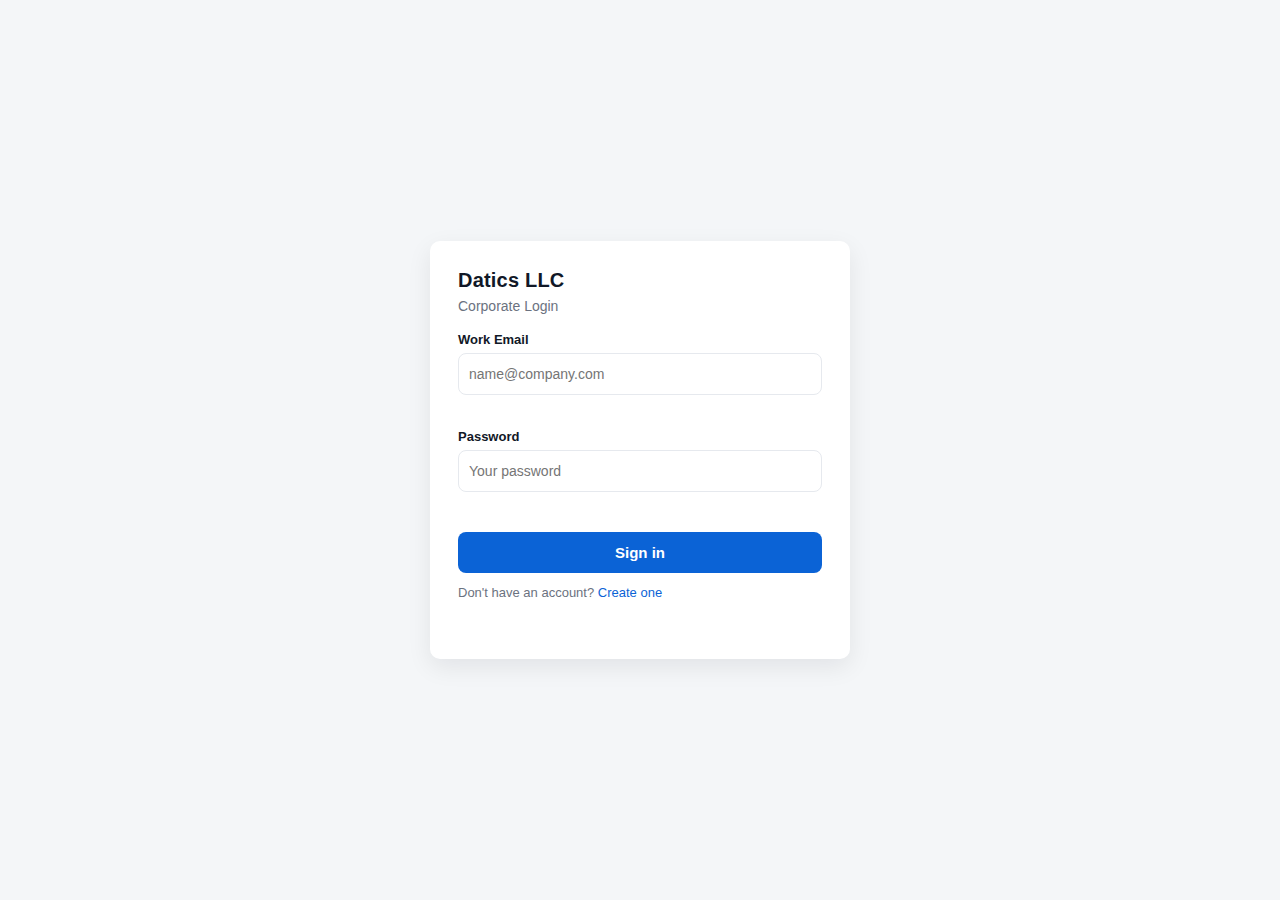
<file: index.html>
<!DOCTYPE html>
<html lang="en">
<head>
  <meta charset="utf-8" />
  <meta name="viewport" content="width=device-width, initial-scale=1" />
  <title>Corporate Login</title>
  <link rel="stylesheet" href="style.css" />
</head>
<body>
  <div class="auth-page">
    <div class="card">
      <header class="card-header">
        <h1>Datics LLC</h1>
        <p>Corporate Login</p>
      </header>

      <form id="loginForm" novalidate>
        <label for="loginEmail">Work Email</label>
        <input type="email" id="loginEmail" placeholder="name@company.com" required>
        <div class="error" id="loginEmailError"></div>

        <label for="loginPassword">Password</label>
        <input type="password" id="loginPassword" placeholder="Your password" required>
        <div class="error" id="loginPasswordError"></div>

        <button type="submit" class="btn">Sign in</button>

        <p class="muted">Don't have an account? <a href="signup.html">Create one</a></p>

        <div class="error" id="loginError" aria-live="polite"></div>
      </form>
    </div>
  </div>

  <script src="login.js"></script>
</body>
</html>
</file>
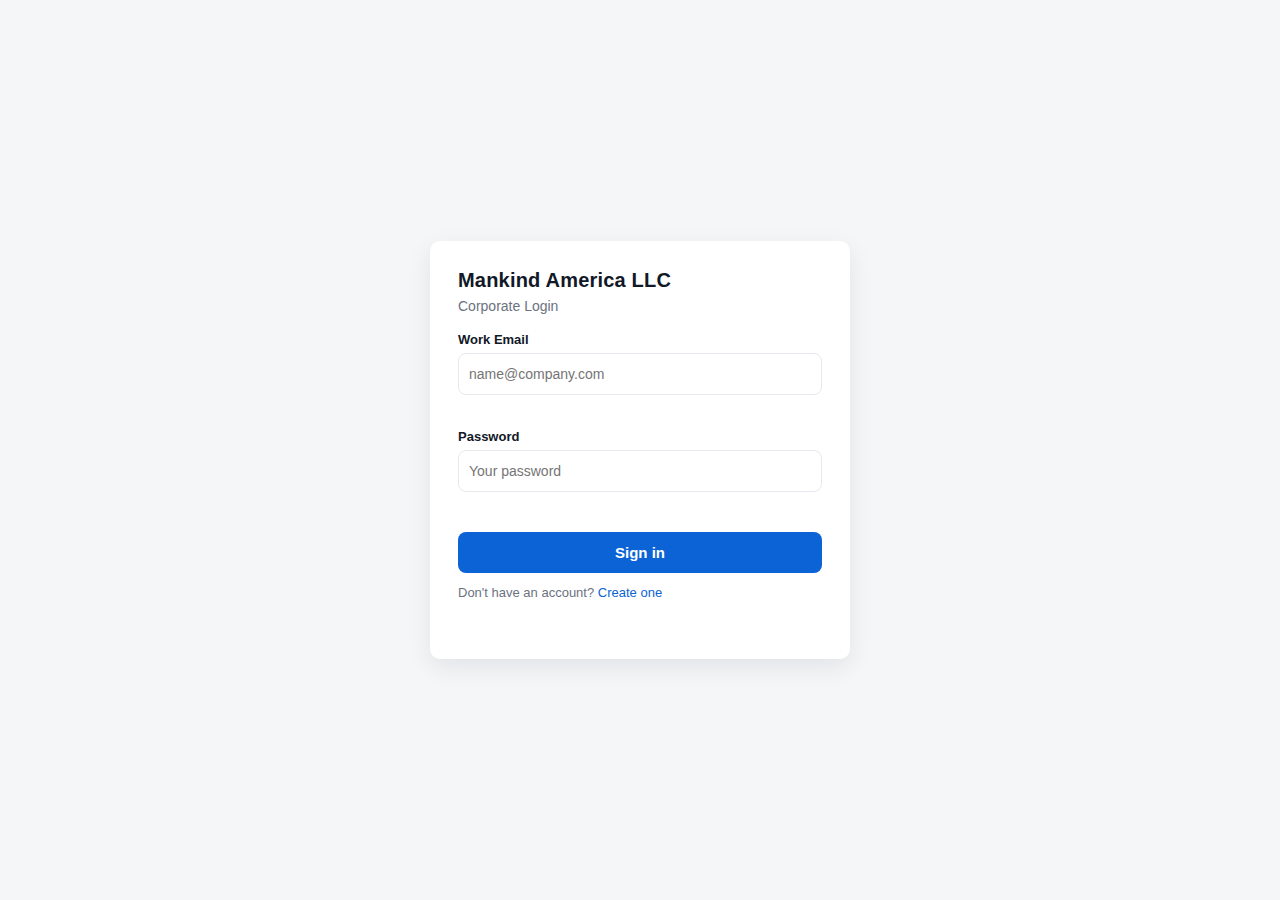
<file: login.html>
<!DOCTYPE html>
<html lang="en">
<head>
  <meta charset="utf-8" />
  <meta name="viewport" content="width=device-width, initial-scale=1" />
  <title>Corporate Login</title>
  <link rel="stylesheet" href="style.css" />
</head>
<body>
  <div class="auth-page">
    <div class="card">
      <header class="card-header">
        <h1>Mankind America LLC</h1>
        <p>Corporate Login</p>
      </header>

      <form id="loginForm" novalidate>
        <label for="loginEmail">Work Email</label>
        <input type="email" id="loginEmail" placeholder="name@company.com" required>
        <div class="error" id="loginEmailError"></div>

        <label for="loginPassword">Password</label>
        <input type="password" id="loginPassword" placeholder="Your password" required>
        <div class="error" id="loginPasswordError"></div>

        <button type="submit" class="btn">Sign in</button>

        <p class="muted">Don't have an account? <a href="signup.html">Create one</a></p>

        <div class="error" id="loginError" aria-live="polite"></div>
      </form>
    </div>
  </div>

  <script src="login.js"></script>
</body>
</html>
</file>
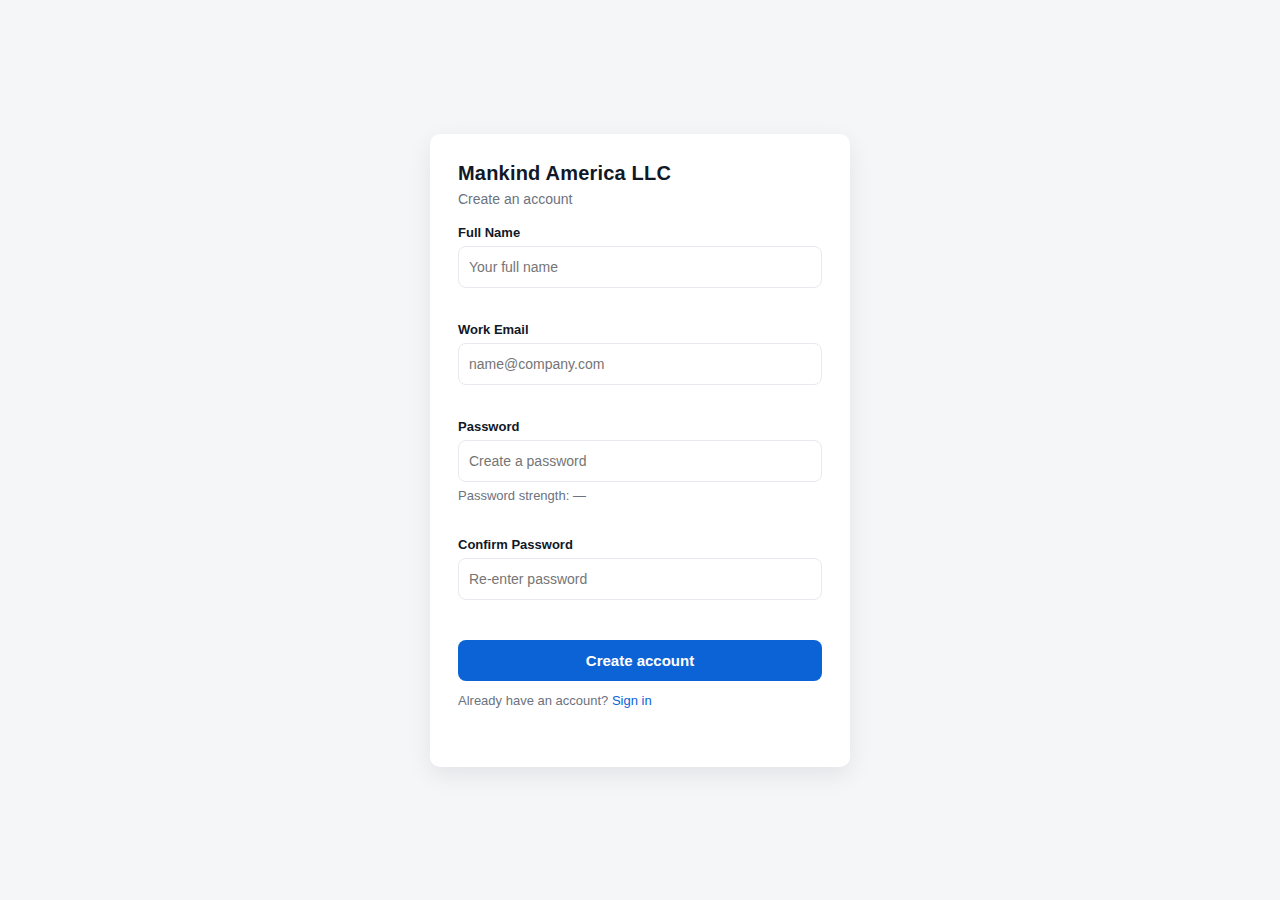
<file: signup.html>
<!DOCTYPE html>
<html lang="en">
<head>
  <meta charset="utf-8" />
  <meta name="viewport" content="width=device-width, initial-scale=1" />
  <title>Corporate Signup</title>
  <link rel="stylesheet" href="style.css" />
</head>
<body>
  <div class="auth-page">
    <div class="card">
      <header class="card-header">
        <h1>Mankind America LLC</h1>
        <p>Create an account</p>
      </header>

      <form id="signupForm" novalidate>
        <label for="fullName">Full Name</label>
        <input type="text" id="fullName" placeholder="Your full name" required>
        <div class="error" id="nameError"></div>

        <label for="signupEmail">Work Email</label>
        <input type="email" id="signupEmail" placeholder="name@company.com" required>
        <div class="error" id="emailError"></div>

        <label for="signupPassword">Password</label>
        <input type="password" id="signupPassword" placeholder="Create a password" required>
        <div id="passwordStrength" class="pw-strength" aria-live="polite">Password strength: —</div>
        <div class="error" id="passwordError"></div>

        <label for="confirmPassword">Confirm Password</label>
        <input type="password" id="confirmPassword" placeholder="Re-enter password" required>
        <div class="error" id="confirmPasswordError"></div>

        <button type="submit" class="btn">Create account</button>

        <p class="muted">Already have an account? <a href="login.html">Sign in</a></p>

        <div class="success" id="signupSuccess" aria-live="polite"></div>
      </form>
    </div>
  </div>

  <script src="signup.js"></script>
</body>
</html>
</file>
<file: style.css>
/* Corporate, clean and responsive styling */
:root{
  --bg: #f4f6f8;
  --card: #ffffff;
  --primary: #0b63d6;
  --primary-dark: #084fb0;
  --muted: #6b7280;
  --error: #cc1f1f;
  --success: #1f8f3f;
  --radius: 10px;
  --max-width: 420px;
}

*{box-sizing:border-box;font-family:Inter,Segoe UI,Roboto,Arial,sans-serif}

html,body{
  height:100%;
  margin:0;
  background:var(--bg);
  color:#111827;
}

.auth-page{
  min-height:100vh;
  display:flex;
  align-items:center;
  justify-content:center;
  padding:20px;
}

.card{
  width:100%;
  max-width:var(--max-width);
  background:var(--card);
  border-radius:var(--radius);
  box-shadow: 0 8px 24px rgba(12, 18, 31, 0.08);
  padding:28px;
}

.card-header h1{
  margin:0;
  font-size:20px;
  letter-spacing:0.2px;
}
.card-header p{
  margin:6px 0 18px 0;
  color:var(--muted);
  font-size:14px;
}

label{
  display:block;
  font-size:13px;
  margin-top:10px;
  font-weight:600;
  color:#111827;
}

input[type="text"], input[type="email"], input[type="password"]{
  width:100%;
  padding:12px 10px;
  margin-top:6px;
  border:1px solid #e6e9ee;
  border-radius:8px;
  font-size:14px;
}

.btn{
  display:inline-block;
  width:100%;
  padding:12px 14px;
  margin-top:16px;
  background:var(--primary);
  color:white;
  border:none;
  border-radius:8px;
  font-weight:700;
  cursor:pointer;
  font-size:15px;
}
.btn:hover{background:var(--primary-dark)}

.muted{color:var(--muted);font-size:13px;margin-top:12px}
a{color:var(--primary);text-decoration:none}
a:hover{text-decoration:underline}

.error{color:var(--error);font-size:13px;margin-top:6px;min-height:18px}
.success{color:var(--success);font-size:13px;margin-top:8px;min-height:18px}

.pw-strength{
  margin-top:6px;
  font-size:13px;
  color:var(--muted);
}

/* small screens */
@media (max-width:420px){
  .card{padding:20px}
}
</file>
